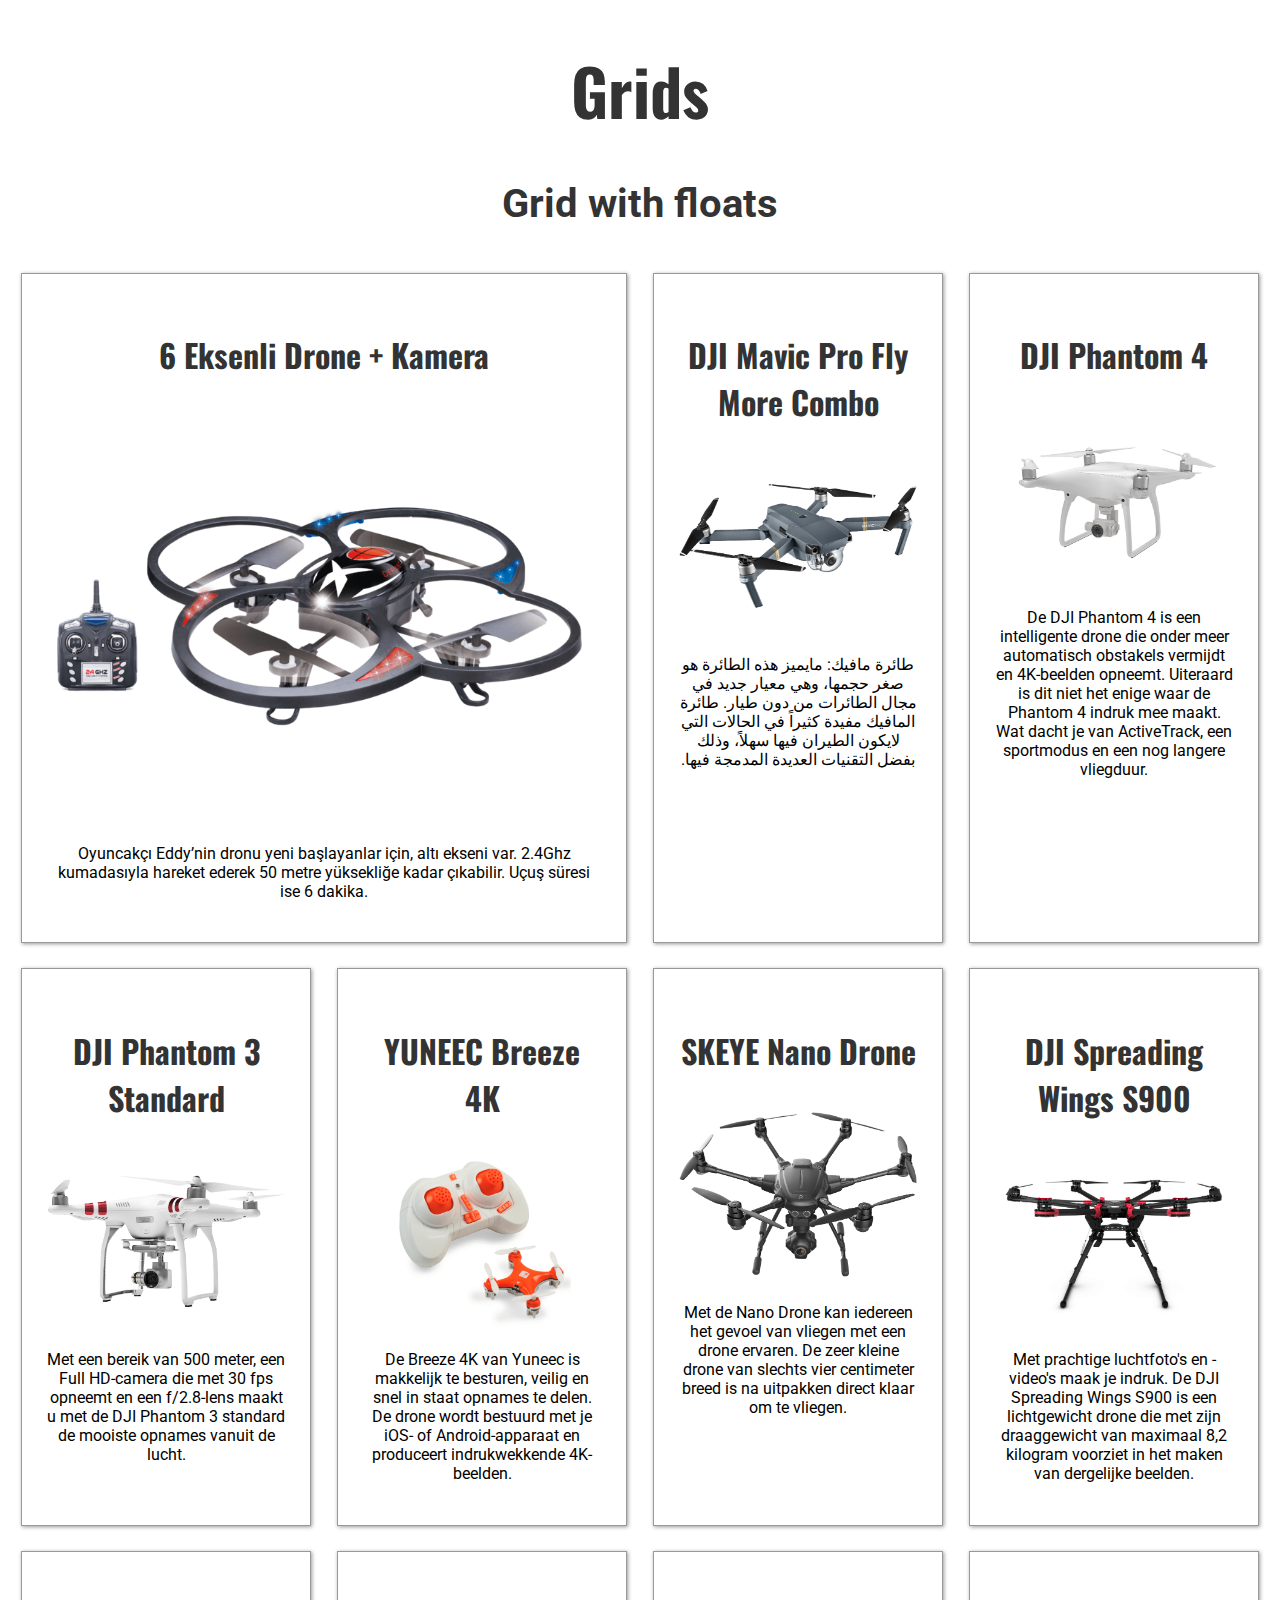
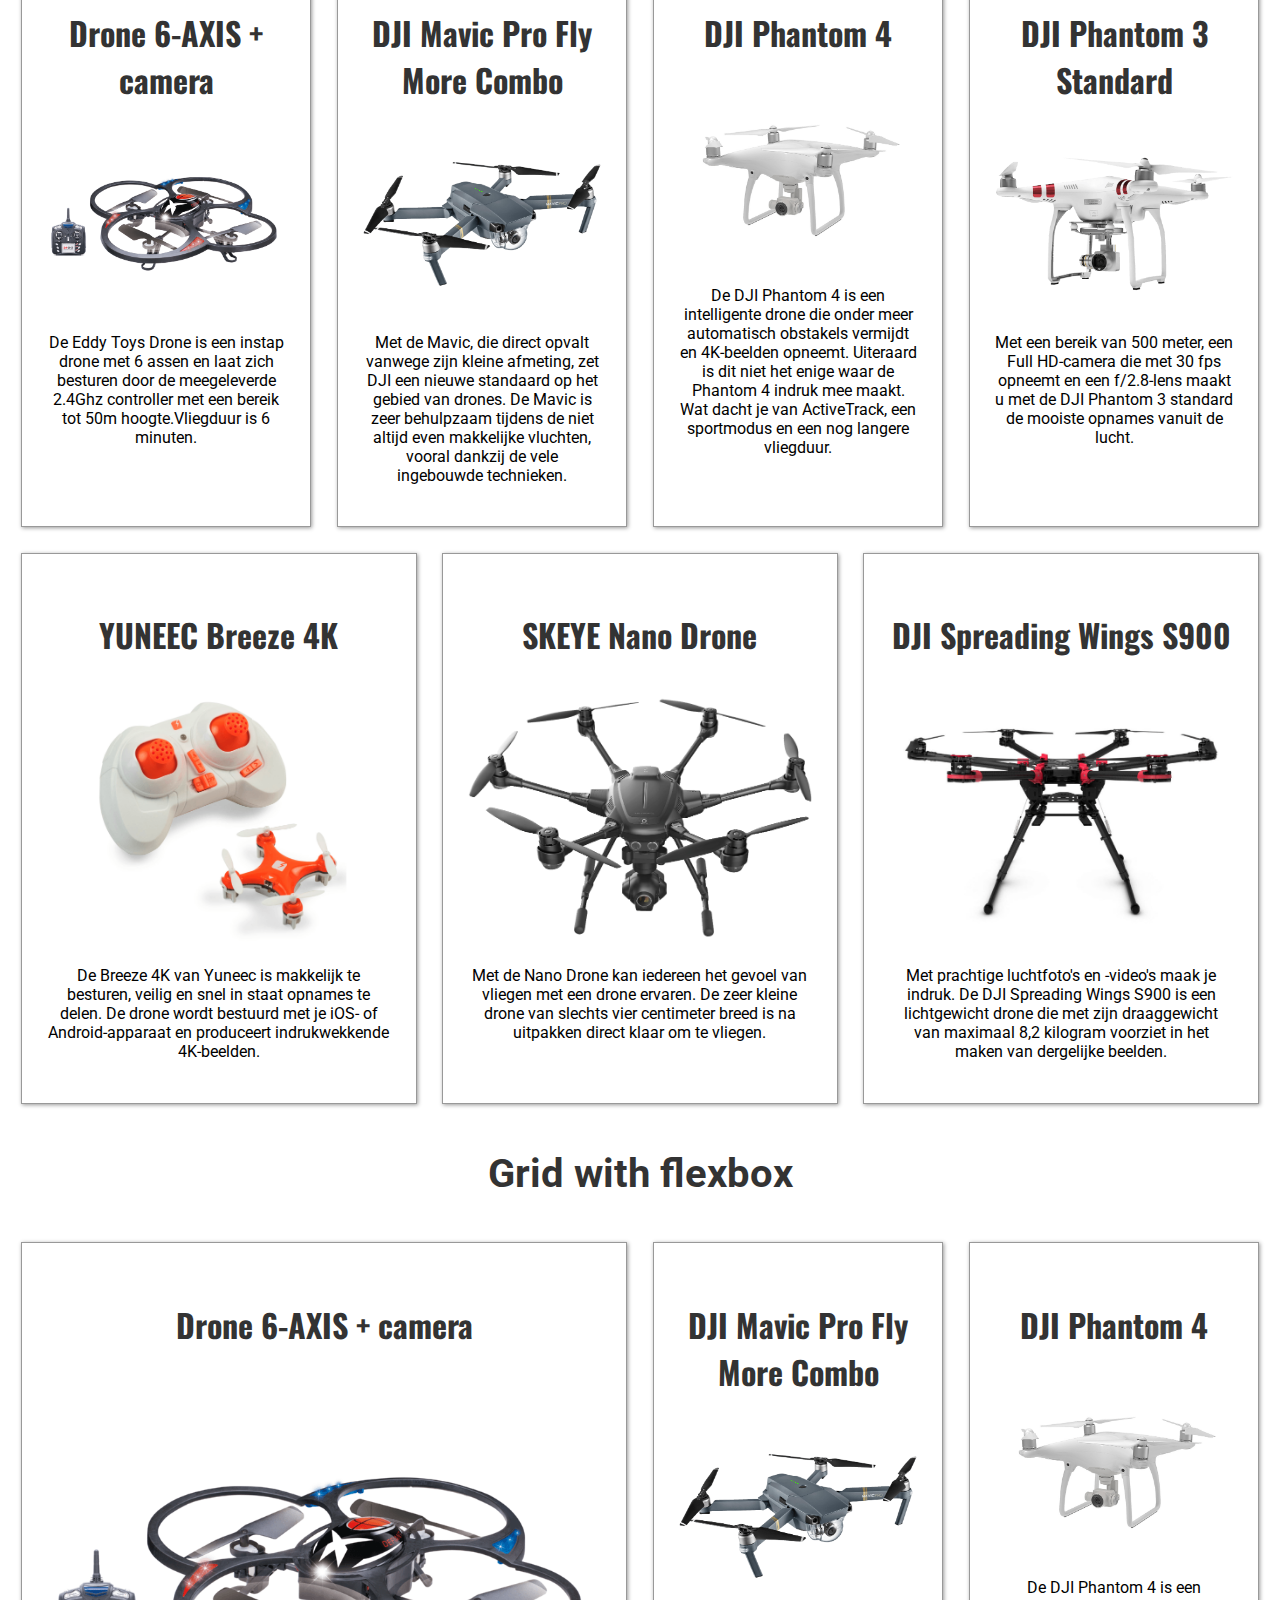
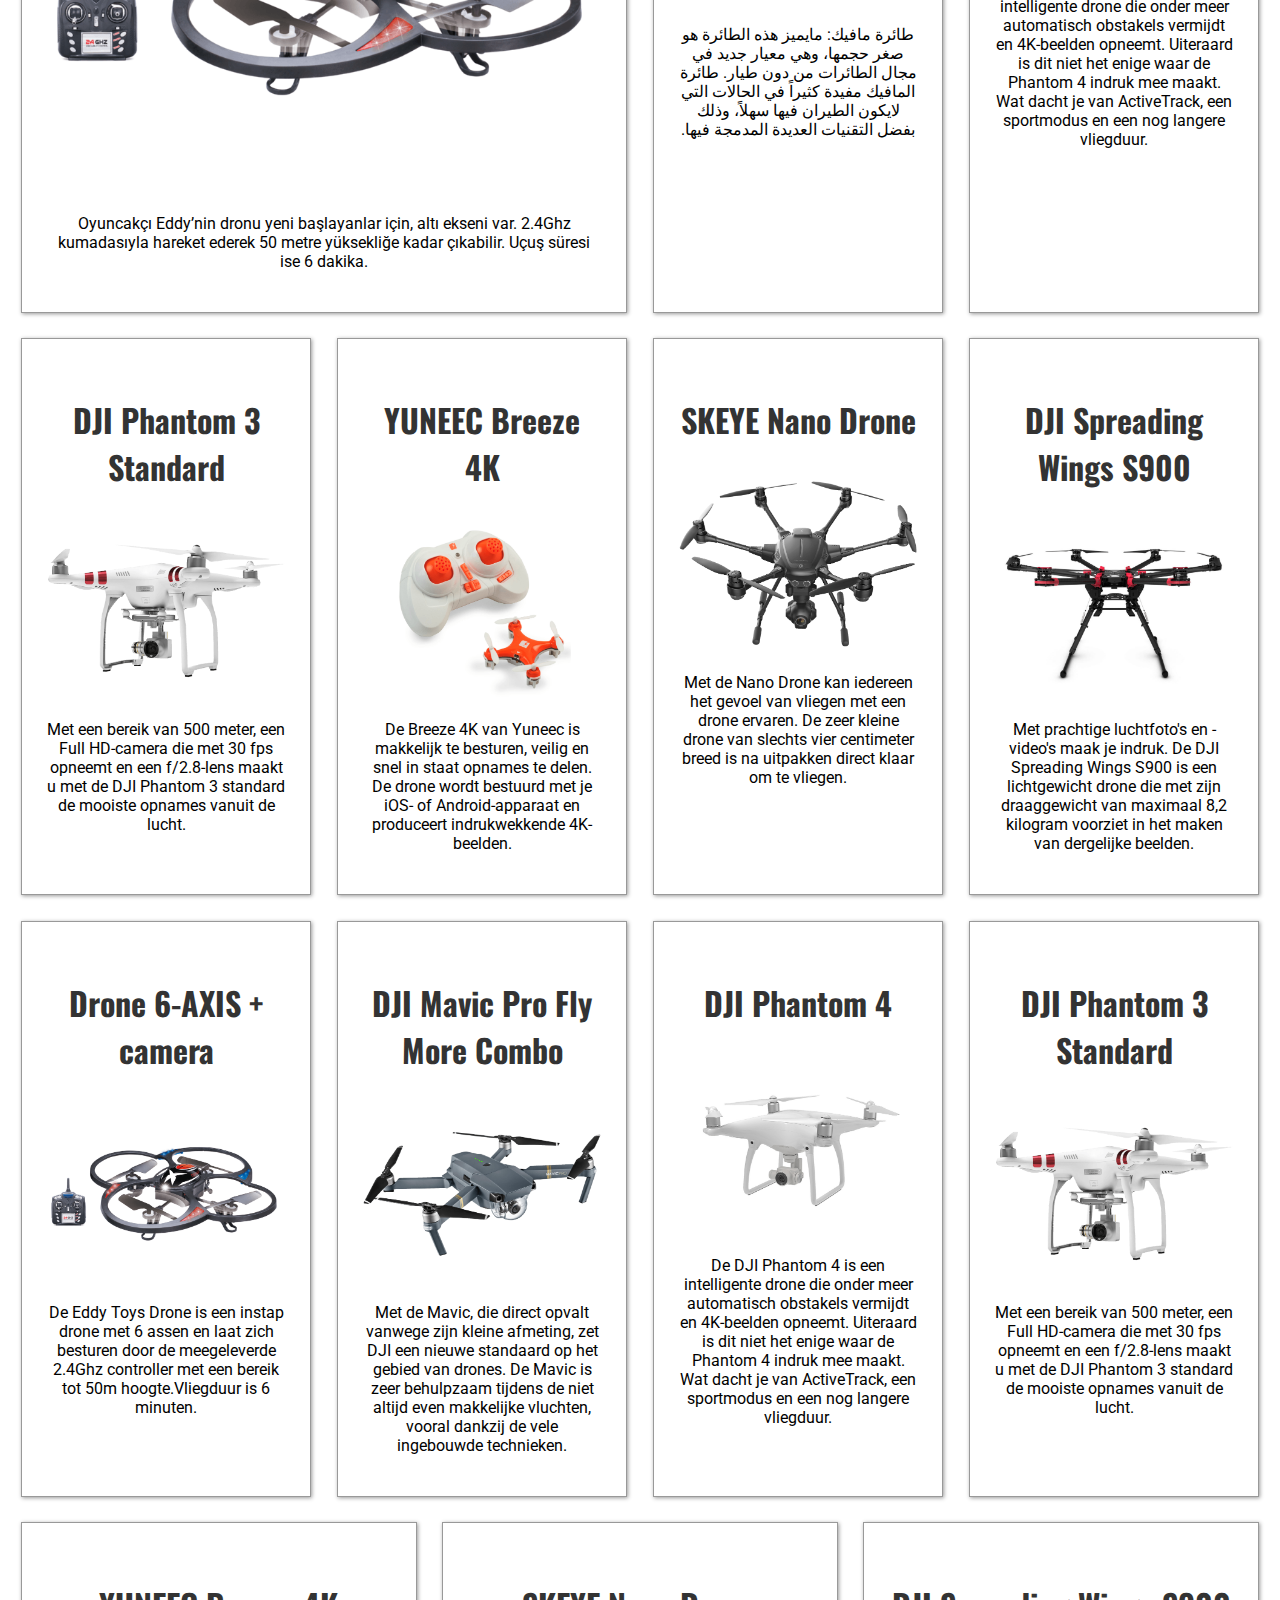
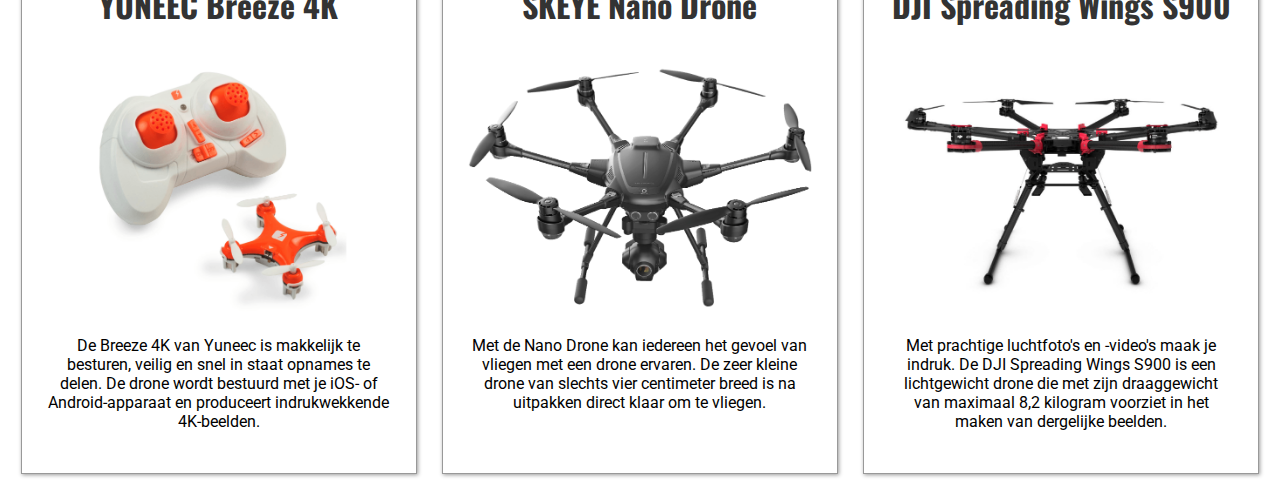
<file: week2/index.html>
<!doctype html>
<html>
    <head>
        <meta charset="utf-8">
        <meta name="viewport" content="width=device-width, initial-scale=1.0">
        <title>Grids</title>
        <link rel="stylesheet" href="style.css">
    </head>
    <body>
        <header>
            <h1>Grids</h1>
        </header>
        <main>
            <section>
                <h2>Grid with floats</h2>
                <ul id="grid-floats">
                    <li class="grid-item">
                        <h3>6 Eksenli Drone + Kamera</h3>
                        <img src="images/drone1.png">
                        <p>Oyuncakçı Eddy’nin dronu yeni başlayanlar için, altı ekseni var. 2.4Ghz kumadasıyla hareket ederek 50 metre yüksekliğe kadar çıkabilir. Uçuş süresi ise 6 dakika.</p>
                    </li>
                    <li class="grid-item">
                        <h3>DJI Mavic Pro Fly More Combo</h3>
                        <img src="images/drone2.png">
                         <p dir="rtl">طائرة مافيك: مايميز هذه الطائرة هو صغر حجمها، وهي معيار جديد في مجال الطائرات من دون طيار. طائرة المافيك مفيدة كثيراً في الحالات التي لايكون الطيران فيها سهلاً، وذلك بفضل التقنيات العديدة المدمجة فيها.</p>
                    </li>
                    <li class="grid-item">
                        <h3>DJI Phantom 4</h3>
                        <img src="images/drone3.png">
                        <p>De DJI Phantom 4 is een intelligente drone die onder meer automatisch obstakels vermijdt en 4K-beelden opneemt. Uiteraard is dit niet het enige waar de Phantom 4 indruk mee maakt. Wat dacht je van ActiveTrack, een sportmodus en een nog langere vliegduur.</p>
                    </li>
                    <li class="grid-item">
                        <h3>DJI Phantom 3 Standard</h3>
                        <img src="images/drone4.png">
                        <p>Met een bereik van 500 meter, een Full HD-camera die met 30 fps opneemt en een f/2.8-lens maakt u met de DJI Phantom 3 standard de mooiste opnames vanuit de lucht.</p>
                    </li>
                    <li class="grid-item">
                        <h3>YUNEEC Breeze 4K</h3>
                        <img src="images/drone5.png">
                        <p>De Breeze 4K van Yuneec is makkelijk te besturen, veilig en snel in staat opnames te delen. De drone wordt bestuurd met je iOS- of Android-apparaat en produceert indrukwekkende 4K-beelden.</p>
                    </li>
                    <li class="grid-item">
                        <h3>SKEYE Nano Drone</h3>
                        <img src="images/drone6.png">
                        <p>Met de Nano Drone kan iedereen het gevoel van vliegen met een drone ervaren. De zeer kleine drone van slechts vier centimeter breed is na uitpakken direct klaar om te vliegen.</p>
                    </li>
                    <li class="grid-item">
                        <h3>DJI Spreading Wings S900</h3>
                        <img src="images/drone7.png">
                        <p>Met prachtige luchtfoto's en -video's maak je indruk. De DJI Spreading Wings S900 is een lichtgewicht drone die met zijn draaggewicht van maximaal 8,2 kilogram voorziet in het maken van dergelijke beelden.</p>
                    </li>
                    <li class="grid-item">
                        <h3>Drone 6-AXIS + camera</h3>
                        <img src="images/drone1.png">
                        <p>De Eddy Toys Drone is een instap drone met 6 assen en laat zich besturen door de meegeleverde 2.4Ghz controller met een bereik tot 50m hoogte.Vliegduur is 6 minuten.</p>
                    </li>
                    <li class="grid-item">
                        <h3>DJI Mavic Pro Fly More Combo</h3>
                        <img src="images/drone2.png">
                        <p>Met de Mavic, die direct opvalt vanwege zijn kleine afmeting, zet DJI een nieuwe standaard op het gebied van drones. De Mavic is zeer behulpzaam tijdens de niet altijd even makkelijke vluchten, vooral dankzij de vele ingebouwde technieken.</p>
                    </li>
                    <li class="grid-item">
                        <h3>DJI Phantom 4</h3>
                        <img src="images/drone3.png">
                        <p>De DJI Phantom 4 is een intelligente drone die onder meer automatisch obstakels vermijdt en 4K-beelden opneemt. Uiteraard is dit niet het enige waar de Phantom 4 indruk mee maakt. Wat dacht je van ActiveTrack, een sportmodus en een nog langere vliegduur.</p>
                    </li>
                    <li class="grid-item">
                        <h3>DJI Phantom 3 Standard</h3>
                        <img src="images/drone4.png">
                        <p>Met een bereik van 500 meter, een Full HD-camera die met 30 fps opneemt en een f/2.8-lens maakt u met de DJI Phantom 3 standard de mooiste opnames vanuit de lucht.</p>
                    </li>
                    <li class="grid-item">
                        <h3>YUNEEC Breeze 4K</h3>
                        <img src="images/drone5.png">
                        <p>De Breeze 4K van Yuneec is makkelijk te besturen, veilig en snel in staat opnames te delen. De drone wordt bestuurd met je iOS- of Android-apparaat en produceert indrukwekkende 4K-beelden.</p>
                    </li>
                    <li class="grid-item">
                        <h3>SKEYE Nano Drone</h3>
                        <img src="images/drone6.png">
                        <p>Met de Nano Drone kan iedereen het gevoel van vliegen met een drone ervaren. De zeer kleine drone van slechts vier centimeter breed is na uitpakken direct klaar om te vliegen.</p>
                    </li>
                    <li class="grid-item">
                        <h3>DJI Spreading Wings S900</h3>
                        <img src="images/drone7.png">
                        <p>Met prachtige luchtfoto's en -video's maak je indruk. De DJI Spreading Wings S900 is een lichtgewicht drone die met zijn draaggewicht van maximaal 8,2 kilogram voorziet in het maken van dergelijke beelden.</p>
                    </li>
                </ul>
                
            </section>
            <section>
                <h2>Grid with flexbox</h2>
                <ul id="grid-flex">
                    <li class="grid-item">
                        <h3>Drone 6-AXIS + camera</h3>
                        <img src="images/drone1.png">
                        <p>Oyuncakçı Eddy’nin dronu yeni başlayanlar için, altı ekseni var. 2.4Ghz kumadasıyla hareket ederek 50 metre yüksekliğe kadar çıkabilir. Uçuş süresi ise 6 dakika.</p>
                    </li>
                    <li class="grid-item">
                        <h3>DJI Mavic Pro Fly More Combo</h3>
                        <img src="images/drone2.png">
                         <p dir="rtl">طائرة مافيك: مايميز هذه الطائرة هو صغر حجمها، وهي معيار جديد في مجال الطائرات من دون طيار. طائرة المافيك مفيدة كثيراً في الحالات التي لايكون الطيران فيها سهلاً، وذلك بفضل التقنيات العديدة المدمجة فيها.</p>
                    </li>
                    <li class="grid-item">
                        <h3>DJI Phantom 4</h3>
                        <img src="images/drone3.png">
                        <p>De DJI Phantom 4 is een intelligente drone die onder meer automatisch obstakels vermijdt en 4K-beelden opneemt. Uiteraard is dit niet het enige waar de Phantom 4 indruk mee maakt. Wat dacht je van ActiveTrack, een sportmodus en een nog langere vliegduur.</p>
                    </li>
                    <li class="grid-item">
                        <h3>DJI Phantom 3 Standard</h3>
                        <img src="images/drone4.png">
                        <p>Met een bereik van 500 meter, een Full HD-camera die met 30 fps opneemt en een f/2.8-lens maakt u met de DJI Phantom 3 standard de mooiste opnames vanuit de lucht.</p>
                    </li>
                    <li class="grid-item">
                        <h3>YUNEEC Breeze 4K</h3>
                        <img src="images/drone5.png">
                        <p>De Breeze 4K van Yuneec is makkelijk te besturen, veilig en snel in staat opnames te delen. De drone wordt bestuurd met je iOS- of Android-apparaat en produceert indrukwekkende 4K-beelden.</p>
                    </li>
                    <li class="grid-item">
                        <h3>SKEYE Nano Drone</h3>
                        <img src="images/drone6.png">
                        <p>Met de Nano Drone kan iedereen het gevoel van vliegen met een drone ervaren. De zeer kleine drone van slechts vier centimeter breed is na uitpakken direct klaar om te vliegen.</p>
                    </li>
                    <li class="grid-item">
                        <h3>DJI Spreading Wings S900</h3>
                        <img src="images/drone7.png">
                        <p>Met prachtige luchtfoto's en -video's maak je indruk. De DJI Spreading Wings S900 is een lichtgewicht drone die met zijn draaggewicht van maximaal 8,2 kilogram voorziet in het maken van dergelijke beelden.</p>
                    </li>
                    <li class="grid-item">
                        <h3>Drone 6-AXIS + camera</h3>
                        <img src="images/drone1.png">
                        <p>De Eddy Toys Drone is een instap drone met 6 assen en laat zich besturen door de meegeleverde 2.4Ghz controller met een bereik tot 50m hoogte.Vliegduur is 6 minuten.</p>
                    </li>
                    <li class="grid-item">
                        <h3>DJI Mavic Pro Fly More Combo</h3>
                        <img src="images/drone2.png">
                        <p>Met de Mavic, die direct opvalt vanwege zijn kleine afmeting, zet DJI een nieuwe standaard op het gebied van drones. De Mavic is zeer behulpzaam tijdens de niet altijd even makkelijke vluchten, vooral dankzij de vele ingebouwde technieken.</p>
                    </li>
                    <li class="grid-item">
                        <h3>DJI Phantom 4</h3>
                        <img src="images/drone3.png">
                        <p>De DJI Phantom 4 is een intelligente drone die onder meer automatisch obstakels vermijdt en 4K-beelden opneemt. Uiteraard is dit niet het enige waar de Phantom 4 indruk mee maakt. Wat dacht je van ActiveTrack, een sportmodus en een nog langere vliegduur.</p>
                    </li>
                    <li class="grid-item">
                        <h3>DJI Phantom 3 Standard</h3>
                        <img src="images/drone4.png">
                        <p>Met een bereik van 500 meter, een Full HD-camera die met 30 fps opneemt en een f/2.8-lens maakt u met de DJI Phantom 3 standard de mooiste opnames vanuit de lucht.</p>
                    </li>
                    <li class="grid-item">
                        <h3>YUNEEC Breeze 4K</h3>
                        <img src="images/drone5.png">
                        <p>De Breeze 4K van Yuneec is makkelijk te besturen, veilig en snel in staat opnames te delen. De drone wordt bestuurd met je iOS- of Android-apparaat en produceert indrukwekkende 4K-beelden.</p>
                    </li>
                    <li class="grid-item">
                        <h3>SKEYE Nano Drone</h3>
                        <img src="images/drone6.png">
                        <p>Met de Nano Drone kan iedereen het gevoel van vliegen met een drone ervaren. De zeer kleine drone van slechts vier centimeter breed is na uitpakken direct klaar om te vliegen.</p>
                    </li>
                    <li class="grid-item">
                        <h3>DJI Spreading Wings S900</h3>
                        <img src="images/drone7.png">
                        <p>Met prachtige luchtfoto's en -video's maak je indruk. De DJI Spreading Wings S900 is een lichtgewicht drone die met zijn draaggewicht van maximaal 8,2 kilogram voorziet in het maken van dergelijke beelden.</p>
                    </li>
                </ul>
            </section>
        </main>
    </body>
</html>
</file>
<file: week2/style.css>
@import url('https://fonts.googleapis.com/css2?family=Oswald&display=swap');
@import url('https://fonts.googleapis.com/css2?family=Roboto&display=swap');

*,
*::before,
*::after {
    box-sizing: border-box;
}
/*Phone devices*/
@media (max-width:480px) {
    .grid-item:first-of-type{
        flex:2 1 98%;
    }
    .grid-item{
        flex:1 1 48%;
    }
}
/*Tablet devices*/
@media (min-width:481px) and (max-width:768px) {
    .grid-item:nth-child(1){
        flex:3 1 48%;
    }
    .grid-item:nth-child(2){
        flex:3 1 48%;
    }
    .grid-item{
        flex:2 1 31%;
    }
}
/*Computer devices*/
@media (min-width:769px){
    .grid-item:first-of-type{
        flex:2 1 48%;
    }
    .grid-item{
        flex:1 1 23%;
    }
}
#grid-floats, #grid-flex{
    display:flex;
    justify-content: space-around;
    flex-wrap: wrap;
    list-style-type: none;
    padding:0;
}
.grid-item{
    overflow:hidden;
    padding: 2%; 
    margin:1%;
    box-sizing: border-box;
    text-align: center;
    border: 1px solid #999;
    box-shadow: #999 1px 1px 4px;
}
.grid-item img{
    width:100%;
}
.grid-item h3{
    font-family: 'Oswald', sans-serif;
    font-size: 2em;
    color:#333;
}
.grid-item p{
    font-family: 'Roboto', sans-serif;
}
h1{
    font-family: 'Oswald', sans-serif;
    font-size: 4em;
    color:#333;
    text-align: center;
}
h2{
    font-family: 'Roboto', sans-serif;
    font-size: 2.5em;
    color:#333;
    text-align: center;
}
</file>
